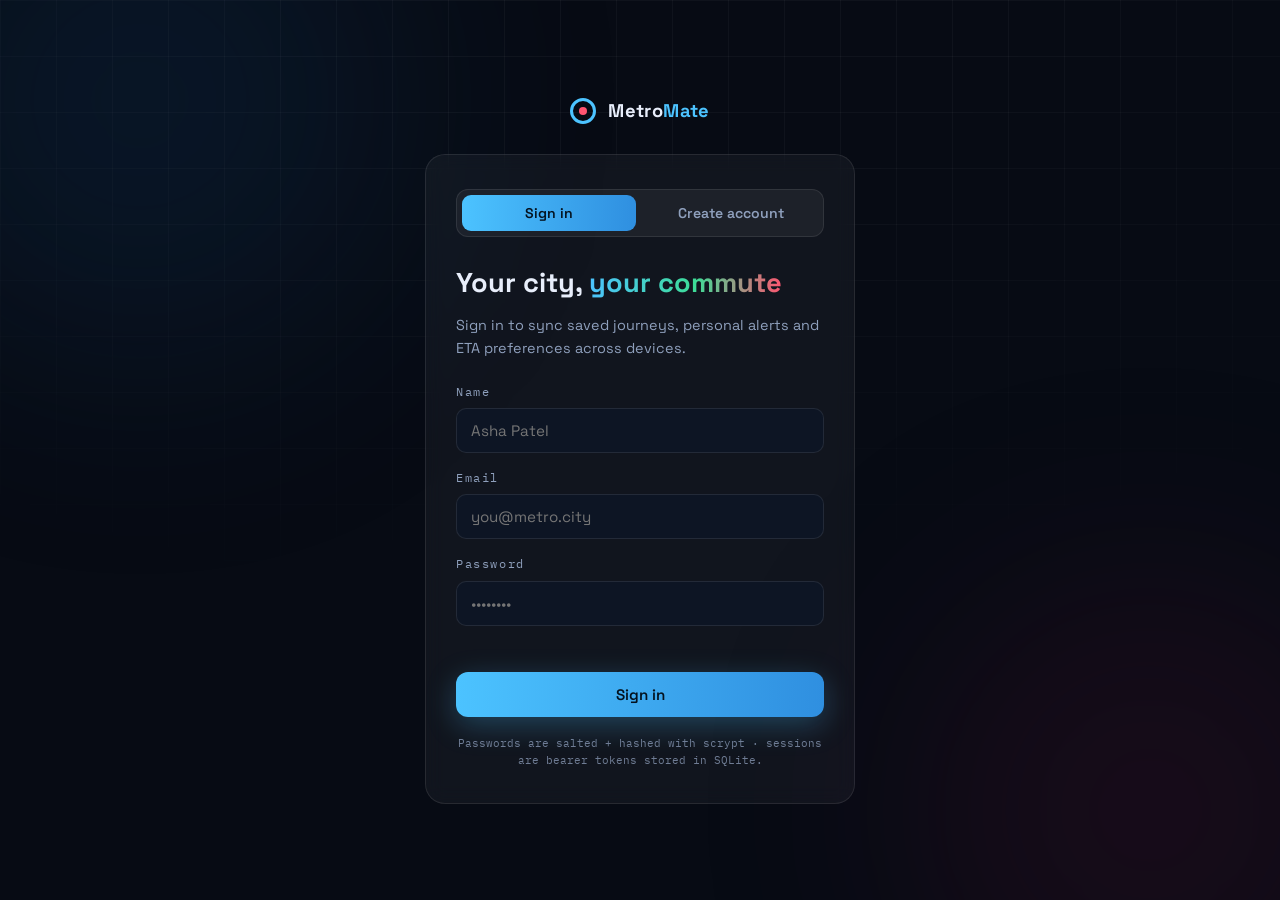
<file: auth.html>
<!DOCTYPE html>
<html lang="en">
<head>
<meta charset="UTF-8">
<meta name="viewport" content="width=device-width, initial-scale=1.0">
<title>Sign in · MetroMate</title>
<link rel="icon" href="data:image/svg+xml,%3Csvg xmlns='http://www.w3.org/2000/svg' viewBox='0 0 64 64'%3E%3Crect width='64' height='64' rx='14' fill='%23070b14'/%3E%3Ccircle cx='32' cy='32' r='15' fill='none' stroke='%234cc3ff' stroke-width='5'/%3E%3Ccircle cx='32' cy='32' r='5' fill='%23ff5470'/%3E%3C/svg%3E">
<link rel="preconnect" href="https://fonts.googleapis.com">
<link rel="preconnect" href="https://fonts.gstatic.com" crossorigin>
<link href="https://fonts.googleapis.com/css2?family=Space+Grotesk:wght@400;500;600;700&family=IBM+Plex+Mono:wght@400;500;600&display=swap" rel="stylesheet">
<link rel="stylesheet" href="auth.css">
</head>
<body>
<div class="bg-grid" aria-hidden="true"></div>
<div class="bg-glow bg-glow-a" aria-hidden="true"></div>
<div class="bg-glow bg-glow-b" aria-hidden="true"></div>

<main class="auth-wrap">
  <a class="brand auth-brand" href="/">
    <span class="brand-mark"><span class="brand-ring"></span><span class="brand-dot"></span></span>
    <span class="brand-name">Metro<span class="brand-accent">Mate</span></span>
  </a>
  <div class="auth-card glass">
    <div class="tabs" role="tablist">
      <button class="tab active" id="tabLogin" type="button">Sign in</button>
      <button class="tab" id="tabSignup" type="button">Create account</button>
    </div>
    <h1 class="auth-title">Your city, <span class="grad">your commute</span></h1>
    <p class="auth-sub">Sign in to sync saved journeys, personal alerts and ETA preferences across devices.</p>
    <form id="authForm" novalidate>
      <label class="field" id="nameField" hidden>Name
        <input type="text" id="name" autocomplete="name" placeholder="Asha Patel">
      </label>
      <label class="field">Email
        <input type="email" id="email" autocomplete="email" placeholder="you@metro.city">
      </label>
      <label class="field">Password
        <input type="password" id="password" autocomplete="current-password" placeholder="••••••••">
      </label>
      <p class="auth-err" id="authErr" role="alert"></p>
      <button class="btn btn-primary auth-btn" id="authSubmit" type="submit">Sign in</button>
    </form>
    <p class="auth-note mono">Passwords are salted + hashed with scrypt · sessions are bearer tokens stored in SQLite.</p>
  </div>
</main>
<script src="auth.js"></script>
</body>
</html>
</file>
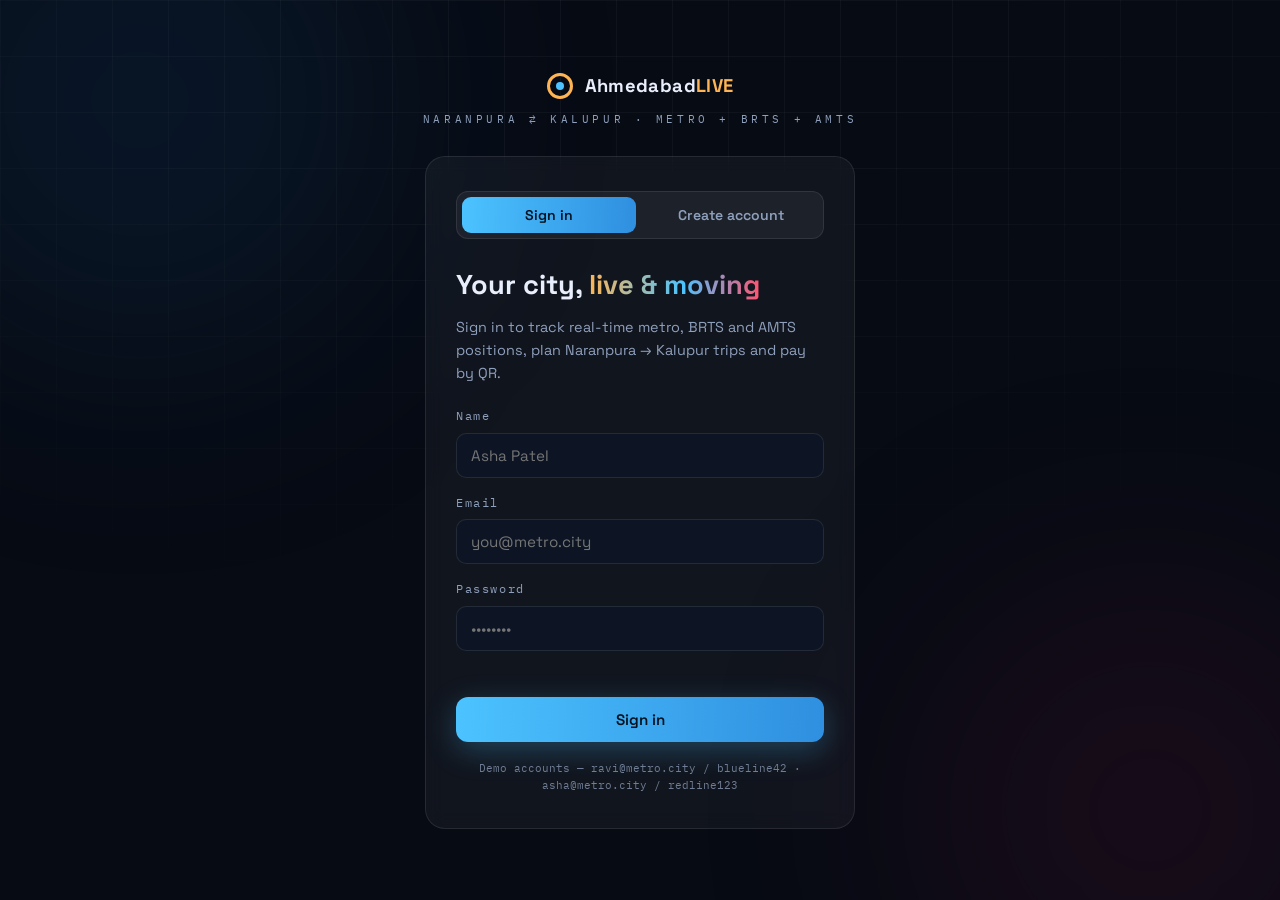
<file: ahmedabad-live/auth.html>
<!DOCTYPE html>
<html lang="en">
<head>
<meta charset="UTF-8">
<meta name="viewport" content="width=device-width, initial-scale=1.0">
<title>Sign in · Ahmedabad LIVE</title>
<link rel="icon" href="data:image/svg+xml,%3Csvg xmlns='http://www.w3.org/2000/svg' viewBox='0 0 64 64'%3E%3Crect width='64' height='64' rx='14' fill='%23070b14'/%3E%3Ccircle cx='32' cy='32' r='15' fill='none' stroke='%23ffb454' stroke-width='5'/%3E%3Ccircle cx='32' cy='32' r='5' fill='%234cc3ff'/%3E%3C/svg%3E">
<link rel="preconnect" href="https://fonts.googleapis.com">
<link rel="preconnect" href="https://fonts.gstatic.com" crossorigin>
<link href="https://fonts.googleapis.com/css2?family=Space+Grotesk:wght@400;500;600;700&family=IBM+Plex+Mono:wght@400;500;600&display=swap" rel="stylesheet">
<link rel="stylesheet" href="auth.css">
</head>
<body>
<div class="bg-grid" aria-hidden="true"></div>
<div class="bg-glow bg-glow-a" aria-hidden="true"></div>
<div class="bg-glow bg-glow-b" aria-hidden="true"></div>

<main class="auth-wrap">
  <a class="brand auth-brand" href="/">
    <span class="brand-mark"><span class="brand-ring"></span><span class="brand-dot"></span></span>
    <span class="brand-name">Ahmedabad<span class="brand-accent">LIVE</span></span>
  </a>
  <p class="auth-city mono">NARANPURA ⇄ KALUPUR · METRO + BRTS + AMTS</p>
  <div class="auth-card glass">
    <div class="tabs" role="tablist">
      <button class="tab active" id="tabLogin" type="button">Sign in</button>
      <button class="tab" id="tabSignup" type="button">Create account</button>
    </div>
    <h1 class="auth-title">Your city, <span class="grad">live & moving</span></h1>
    <p class="auth-sub">Sign in to track real-time metro, BRTS and AMTS positions, plan Naranpura → Kalupur trips and pay by QR.</p>
    <form id="authForm" novalidate>
      <label class="field" id="nameField" hidden>Name
        <input type="text" id="name" autocomplete="name" placeholder="Asha Patel">
      </label>
      <label class="field">Email
        <input type="email" id="email" autocomplete="email" placeholder="you@metro.city">
      </label>
      <label class="field">Password
        <input type="password" id="password" autocomplete="current-password" placeholder="••••••••">
      </label>
      <p class="auth-err" id="authErr" role="alert"></p>
      <button class="btn btn-primary auth-btn" id="authSubmit" type="submit">Sign in</button>
    </form>
    <p class="auth-note mono">Demo accounts — ravi@metro.city / blueline42 · asha@metro.city / redline123</p>
  </div>
</main>
<script src="auth.js"></script>
</body>
</html>
</file>
<file: auth.css>
/* ============================================================
   auth.css — dedicated stylesheet for the MetroMate login page
   (auth.html). Self-contained: theme tokens, base styles and
   every auth-page rule live here, so auth.html no longer needs
   the shared styles.css.
   ============================================================ */

/* ---------- theme tokens ---------- */
:root{
  --bg:#070b14;
  --panel:rgba(255,255,255,.045);
  --line:rgba(255,255,255,.09);
  --text:#e8eefb;
  --muted:#8fa0bd;
  
  --red:#ff5470;
  --blue:#4cc3ff;
  --green:#3ddc97;
  --amber:#ffb454;
  --font:'Space Grotesk',system-ui,-apple-system,'Segoe UI',sans-serif;
  --mono:'IBM Plex Mono',ui-monospace,'Cascadia Mono',Consolas,monospace;
}

/* ---------- base ---------- */
*{margin:0;padding:0;box-sizing:border-box}
body{
  background:var(--bg);color:var(--text);font-family:var(--font);
  overflow-x:hidden;line-height:1.6;
}
.mono{font-family:var(--mono)}

/* ---------- backdrop ---------- */
.bg-grid{
  position:fixed;inset:0;z-index:-2;pointer-events:none;
  background-image:linear-gradient(rgba(255,255,255,.035) 1px,transparent 1px),
                   linear-gradient(90deg,rgba(255,255,255,.035) 1px,transparent 1px);
  background-size:56px 56px;
  mask-image:radial-gradient(ellipse 90% 70% at 50% 0%,#000 30%,transparent 100%);
}
.bg-glow{position:fixed;z-index:-1;border-radius:50%;filter:blur(120px);opacity:.22;pointer-events:none}
.bg-glow-a{width:520px;height:520px;background:#12406b;top:-160px;left:-120px}
.bg-glow-b{width:460px;height:460px;background:#5b1230;bottom:-140px;right:-100px}

/* ---------- shared bits used by auth.html ---------- */
.glass{background:var(--panel);border:1px solid var(--line);border-radius:20px;backdrop-filter:blur(10px)}
.grad{background:linear-gradient(92deg,var(--blue),var(--green) 55%,var(--red));-webkit-background-clip:text;background-clip:text;color:transparent}
.btn{display:inline-block;padding:13px 26px;border-radius:12px;text-decoration:none;font-weight:600;font-size:.95rem;transition:transform .18s,box-shadow .18s;border:none;cursor:pointer;font-family:var(--font)}
.btn-primary{background:linear-gradient(92deg,var(--blue),#2f8fe0);color:#04121f;box-shadow:0 8px 30px rgba(76,195,255,.28)}
.btn-primary:hover{transform:translateY(-2px);box-shadow:0 12px 36px rgba(76,195,255,.4)}

/* ---------- brand ---------- */
.brand{display:flex;align-items:center;gap:12px;text-decoration:none;color:var(--text)}
.brand-mark{position:relative;width:26px;height:26px;display:inline-block}
.brand-ring{position:absolute;inset:0;border:3px solid var(--blue);border-radius:50%}
.brand-dot{position:absolute;inset:9px;background:var(--red);border-radius:50%}
.brand-name{font-weight:700;font-size:1.15rem;letter-spacing:.02em}
.brand-accent{color:var(--blue)}

/* ---------- auth layout ---------- */
.auth-wrap{min-height:100vh;display:flex;flex-direction:column;align-items:center;justify-content:center;gap:28px;padding:40px 20px}
.auth-brand{text-decoration:none}
.auth-card{width:min(430px,100%);padding:34px 30px}

/* ---------- tabs ---------- */
.tabs{display:flex;gap:8px;background:rgba(255,255,255,.05);border:1px solid var(--line);border-radius:12px;padding:5px;margin-bottom:24px}
.tab{flex:1;padding:9px 0;border:none;border-radius:9px;background:transparent;color:var(--muted);font-family:var(--font);font-weight:600;font-size:.88rem;cursor:pointer;transition:.2s}
.tab.active{background:linear-gradient(92deg,var(--blue),#2f8fe0);color:#04121f}

/* ---------- copy ---------- */
.auth-title{font-size:1.7rem}
.auth-sub{margin:10px 0 22px;color:var(--muted);font-size:.9rem}

/* ---------- form ---------- */
.field{display:flex;flex-direction:column;gap:7px;margin-bottom:16px;font-family:var(--mono);font-size:.72rem;letter-spacing:.14em;color:var(--muted)}
.field input{
  background:#0d1524;border:1px solid var(--line);border-radius:10px;color:var(--text);
  padding:12px 14px;font-family:var(--font);font-size:.95rem;outline:none;letter-spacing:0;transition:border-color .2s;
}
.field input:focus{border-color:var(--blue)}
.auth-err{min-height:20px;margin-bottom:10px;color:var(--red);font-size:.82rem}
.auth-btn{width:100%}
.auth-note{margin-top:18px;font-size:.66rem;color:var(--muted);opacity:.75;text-align:center}
</file>
<file: ahmedabad-live/auth.css>
/* ============================================================
   auth.css — dedicated stylesheet for the Ahmedabad LIVE login
   page (auth.html). Fully self-contained: theme tokens, base
   styles and every auth-page rule live in this single file.
   ============================================================ */

/* ---------- theme tokens ---------- */
:root{
  --bg:#070b14;
  --panel:rgba(255,255,255,.045);
  --line:rgba(255,255,255,.09);
  --text:#e8eefb;
  --muted:#8fa0bd;
  --red:#ff5470;
  --blue:#4cc3ff;
  --green:#3ddc97;
  --amber:#ffb454;
  --font:'Space Grotesk',system-ui,-apple-system,'Segoe UI',sans-serif;
  --mono:'IBM Plex Mono',ui-monospace,'Cascadia Mono',Consolas,monospace;
}

/* ---------- base ---------- */
*{margin:0;padding:0;box-sizing:border-box}
body{
  background:var(--bg);color:var(--text);font-family:var(--font);
  overflow-x:hidden;line-height:1.6;
}
.mono{font-family:var(--mono)}

/* ---------- backdrop ---------- */
.bg-grid{
  position:fixed;inset:0;z-index:-2;pointer-events:none;
  background-image:linear-gradient(rgba(255,255,255,.035) 1px,transparent 1px),
                   linear-gradient(90deg,rgba(255,255,255,.035) 1px,transparent 1px);
  background-size:56px 56px;
  mask-image:radial-gradient(ellipse 90% 70% at 50% 0%,#000 30%,transparent 100%);
}
.bg-glow{position:fixed;z-index:-1;border-radius:50%;filter:blur(120px);opacity:.22;pointer-events:none}
.bg-glow-a{width:520px;height:520px;background:#12406b;top:-160px;left:-120px}
.bg-glow-b{width:460px;height:460px;background:#5b1230;bottom:-140px;right:-100px}

/* ---------- shared bits ---------- */
.glass{background:var(--panel);border:1px solid var(--line);border-radius:20px;backdrop-filter:blur(10px)}
.grad{background:linear-gradient(92deg,var(--amber),var(--blue) 55%,var(--red));-webkit-background-clip:text;background-clip:text;color:transparent}
.btn{display:inline-block;padding:13px 26px;border-radius:12px;text-decoration:none;font-weight:600;font-size:.95rem;transition:transform .18s,box-shadow .18s;border:none;cursor:pointer;font-family:var(--font)}
.btn-primary{background:linear-gradient(92deg,var(--blue),#2f8fe0);color:#04121f;box-shadow:0 8px 30px rgba(76,195,255,.28)}
.btn-primary:hover{transform:translateY(-2px);box-shadow:0 12px 36px rgba(76,195,255,.4)}

/* ---------- brand ---------- */
.brand{display:flex;align-items:center;gap:12px;text-decoration:none;color:var(--text)}
.brand-mark{position:relative;width:26px;height:26px;display:inline-block}
.brand-ring{position:absolute;inset:0;border:3px solid var(--amber);border-radius:50%}
.brand-dot{position:absolute;inset:9px;background:var(--blue);border-radius:50%}
.brand-name{font-weight:700;font-size:1.15rem;letter-spacing:.02em}
.brand-accent{color:var(--amber)}

/* ---------- auth layout ---------- */
.auth-wrap{min-height:100vh;display:flex;flex-direction:column;align-items:center;justify-content:center;gap:20px;padding:40px 20px}
.auth-brand{text-decoration:none}
.auth-city{font-size:.66rem;letter-spacing:.34em;color:var(--muted);margin-top:-10px}
.auth-card{width:min(430px,100%);padding:34px 30px;margin-top:8px}

/* ---------- tabs ---------- */
.tabs{display:flex;gap:8px;background:rgba(255,255,255,.05);border:1px solid var(--line);border-radius:12px;padding:5px;margin-bottom:24px}
.tab{flex:1;padding:9px 0;border:none;border-radius:9px;background:transparent;color:var(--muted);font-family:var(--font);font-weight:600;font-size:.88rem;cursor:pointer;transition:.2s}
.tab.active{background:linear-gradient(92deg,var(--blue),#2f8fe0);color:#04121f}

/* ---------- copy ---------- */
.auth-title{font-size:1.7rem}
.auth-sub{margin:10px 0 22px;color:var(--muted);font-size:.9rem}

/* ---------- form ---------- */
.field{display:flex;flex-direction:column;gap:7px;margin-bottom:16px;font-family:var(--mono);font-size:.72rem;letter-spacing:.14em;color:var(--muted)}
.field input{
  background:#0d1524;border:1px solid var(--line);border-radius:10px;color:var(--text);
  padding:12px 14px;font-family:var(--font);font-size:.95rem;outline:none;letter-spacing:0;transition:border-color .2s;
}
.field input:focus{border-color:var(--blue)}
.auth-err{min-height:20px;margin-bottom:10px;color:var(--red);font-size:.82rem}
.auth-btn{width:100%}
.auth-note{margin-top:18px;font-size:.66rem;color:var(--muted);opacity:.75;text-align:center}
</file>
